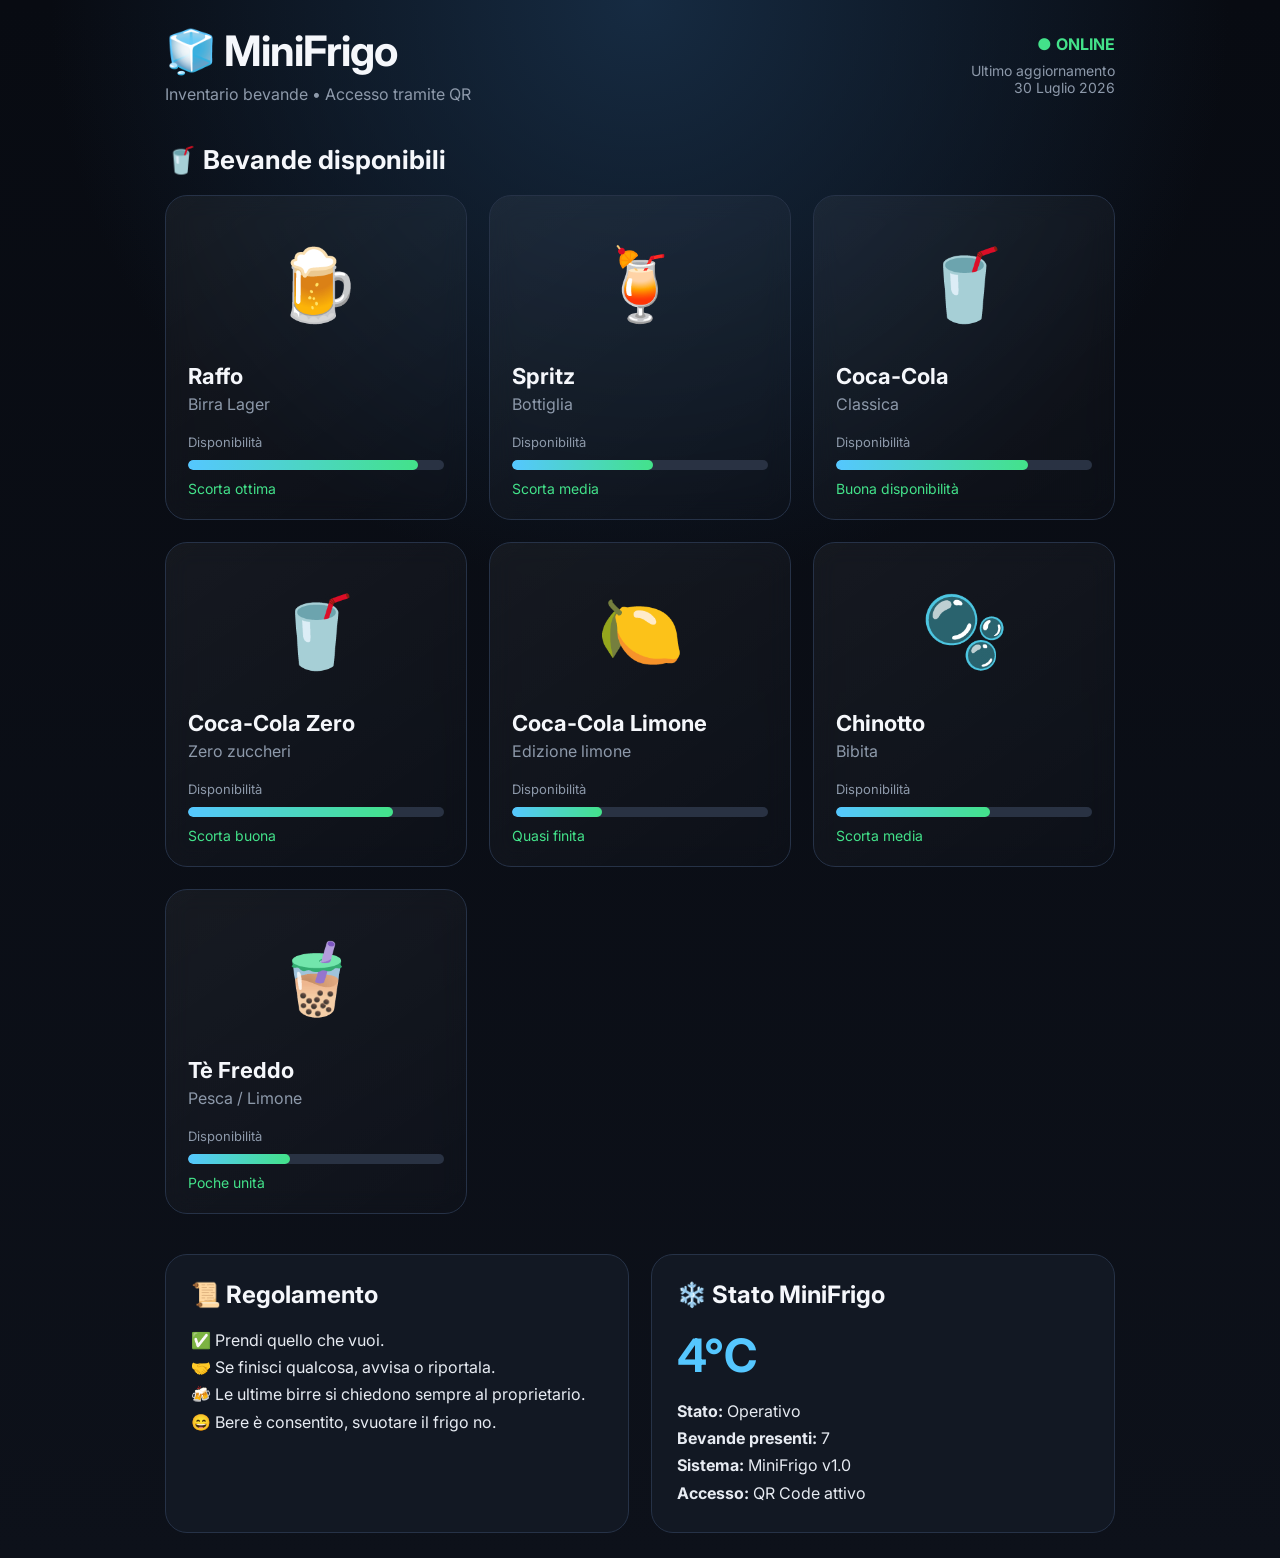
<file: Index.html>
<!DOCTYPE html>
<html lang="it">
<head>

<meta charset="UTF-8">
<meta name="viewport" content="width=device-width, initial-scale=1.0">

<title>MiniFrigo</title>

<link href="https://fonts.googleapis.com/css2?family=Inter:wght@300;400;600;700&display=swap" rel="stylesheet">

<style>

:root{
    --bg:#080b12;
    --card:#121823;
    --card-light:#182232;
    --border:#263247;
    --text:#f5f7fb;
    --muted:#8d99aa;
    --ice:#55c7ff;
    --green:#43e28a;
    --yellow:#ffd34d;
    --orange:#ff9d42;
}

*{
    margin:0;
    padding:0;
    box-sizing:border-box;
    font-family:'Inter',sans-serif;
}

body{

    background:
    radial-gradient(circle at top,#162b42 0%,transparent 35%),
    linear-gradient(180deg,#080b12,#0d111a);

    color:var(--text);
    min-height:100vh;

}


.container{

    max-width:1000px;
    margin:auto;
    padding:25px;

}


/* HEADER */

header{

    display:flex;
    justify-content:space-between;
    align-items:center;
    margin-bottom:40px;

}


.logo h1{

    font-size:42px;
    letter-spacing:-1px;

}


.logo p{

    margin-top:8px;
    color:var(--muted);

}


.status{

    text-align:right;

}


.online{

    color:var(--green);
    font-weight:700;

}


.update{

    margin-top:8px;
    color:var(--muted);
    font-size:14px;

}



/* TITOLI */

.section-title{

    font-size:26px;
    margin-bottom:20px;

}



/* CARD BEVANDE */


.grid{

    display:grid;
    grid-template-columns:repeat(auto-fit,minmax(270px,1fr));
    gap:22px;

}



.card{

    background:
    linear-gradient(
        145deg,
        rgba(255,255,255,.05),
        rgba(255,255,255,.01)
    );

    backdrop-filter:blur(12px);

    border:1px solid var(--border);

    border-radius:22px;

    padding:22px;

    transition:.3s;

}



.card:hover{

    transform:translateY(-5px);

    border-color:var(--ice);

}



.product-image{

    height:130px;

    display:flex;
    align-items:center;
    justify-content:center;

    font-size:70px;

    margin-bottom:15px;

}



.name{

    font-size:22px;
    font-weight:700;

}


.type{

    color:var(--muted);
    margin-top:5px;

}



/* QUANTITA */


.stock{

    margin-top:20px;

}


.stock-label{

    font-size:13px;
    color:var(--muted);
    margin-bottom:10px;

}


.bar{

    height:10px;

    background:#293243;

    border-radius:20px;

    overflow:hidden;

}



.fill{

    height:100%;

    border-radius:20px;

    background:linear-gradient(
        90deg,
        var(--ice),
        var(--green)
    );

}



.amount{

    margin-top:10px;

    font-size:14px;

    color:var(--green);

}



/* PANNELLI */


.info{

    margin-top:40px;

    display:grid;

    grid-template-columns:repeat(auto-fit,minmax(300px,1fr));

    gap:22px;

}



.panel{

    background:var(--card);

    border:1px solid var(--border);

    border-radius:22px;

    padding:25px;

}



.panel h2{

    margin-bottom:18px;

}



.panel p{

    line-height:1.7;

    color:#e7ebf2;

}



/* TEMPERATURA */


.temperature{

    font-size:46px;

    font-weight:700;

    color:var(--ice);

    margin:15px 0;

}



/* FOOTER VOLUTAMENTE VUOTO */

</style>

</head>

<body>


<div class="container">

<header>

<div class="logo">

<h1>🧊 MiniFrigo</h1>

<p>Inventario bevande • Accesso tramite QR</p>

</div>


<div class="status">

<div class="online">
● ONLINE
</div>

<div class="update">

Ultimo aggiornamento<br>

30 Luglio 2026

</div>

</div>

</header>


<h2 class="section-title">
🥤 Bevande disponibili
</h2>


<div class="grid">
  <!-- RAFFO -->

<div class="card">

<div class="product-image">
🍺
</div>

<div class="name">
Raffo
</div>

<div class="type">
Birra Lager
</div>


<div class="stock">

<div class="stock-label">
Disponibilità
</div>

<div class="bar">
<div class="fill" style="width:90%"></div>
</div>

<div class="amount">
Scorta ottima
</div>

</div>

</div>



<!-- SPRITZ -->

<div class="card">

<div class="product-image">
🍹
</div>

<div class="name">
Spritz
</div>

<div class="type">
Bottiglia
</div>


<div class="stock">

<div class="stock-label">
Disponibilità
</div>

<div class="bar">
<div class="fill" style="width:55%"></div>
</div>

<div class="amount">
Scorta media
</div>

</div>

</div>



<!-- COCA COLA -->

<div class="card">

<div class="product-image">
🥤
</div>

<div class="name">
Coca-Cola
</div>

<div class="type">
Classica
</div>


<div class="stock">

<div class="stock-label">
Disponibilità
</div>

<div class="bar">
<div class="fill" style="width:75%"></div>
</div>

<div class="amount">
Buona disponibilità
</div>

</div>

</div>



<!-- COCA ZERO -->

<div class="card">

<div class="product-image">
🥤
</div>

<div class="name">
Coca-Cola Zero
</div>

<div class="type">
Zero zuccheri
</div>


<div class="stock">

<div class="stock-label">
Disponibilità
</div>

<div class="bar">
<div class="fill" style="width:80%"></div>
</div>

<div class="amount">
Scorta buona
</div>

</div>

</div>



<!-- COCA LIMONE -->

<div class="card">

<div class="product-image">
🍋
</div>

<div class="name">
Coca-Cola Limone
</div>

<div class="type">
Edizione limone
</div>


<div class="stock">

<div class="stock-label">
Disponibilità
</div>

<div class="bar">
<div class="fill" style="width:35%"></div>
</div>

<div class="amount">
Quasi finita
</div>

</div>

</div>



<!-- CHINOTTO -->

<div class="card">

<div class="product-image">
🫧
</div>

<div class="name">
Chinotto
</div>

<div class="type">
Bibita
</div>


<div class="stock">

<div class="stock-label">
Disponibilità
</div>

<div class="bar">
<div class="fill" style="width:60%"></div>
</div>

<div class="amount">
Scorta media
</div>

</div>

</div>



<!-- THE -->

<div class="card">

<div class="product-image">
🧋
</div>

<div class="name">
Tè Freddo
</div>

<div class="type">
Pesca / Limone
</div>


<div class="stock">

<div class="stock-label">
Disponibilità
</div>

<div class="bar">
<div class="fill" style="width:40%"></div>
</div>

<div class="amount">
Poche unità
</div>

</div>

</div>


</div>



<!-- PANNELLI INFORMATIVI -->

<div class="info">


<div class="panel">

<h2>
📜 Regolamento
</h2>


<p>
✅ Prendi quello che vuoi.
</p>

<p>
🤝 Se finisci qualcosa, avvisa o riportala.
</p>

<p>
🍻 Le ultime birre si chiedono sempre al proprietario.
</p>

<p>
😄 Bere è consentito, svuotare il frigo no.
</p>


</div>



<div class="panel">


<h2>
❄️ Stato MiniFrigo
</h2>


<div class="temperature">
4°C
</div>


<p>
<strong>Stato:</strong> Operativo
</p>


<p>
<strong>Bevande presenti:</strong> 7
</p>


<p>
<strong>Sistema:</strong> MiniFrigo v1.0
</p>


<p>
<strong>Accesso:</strong> QR Code attivo
</p>


</div>


</div>


</div>


</body>

</html>
</file>
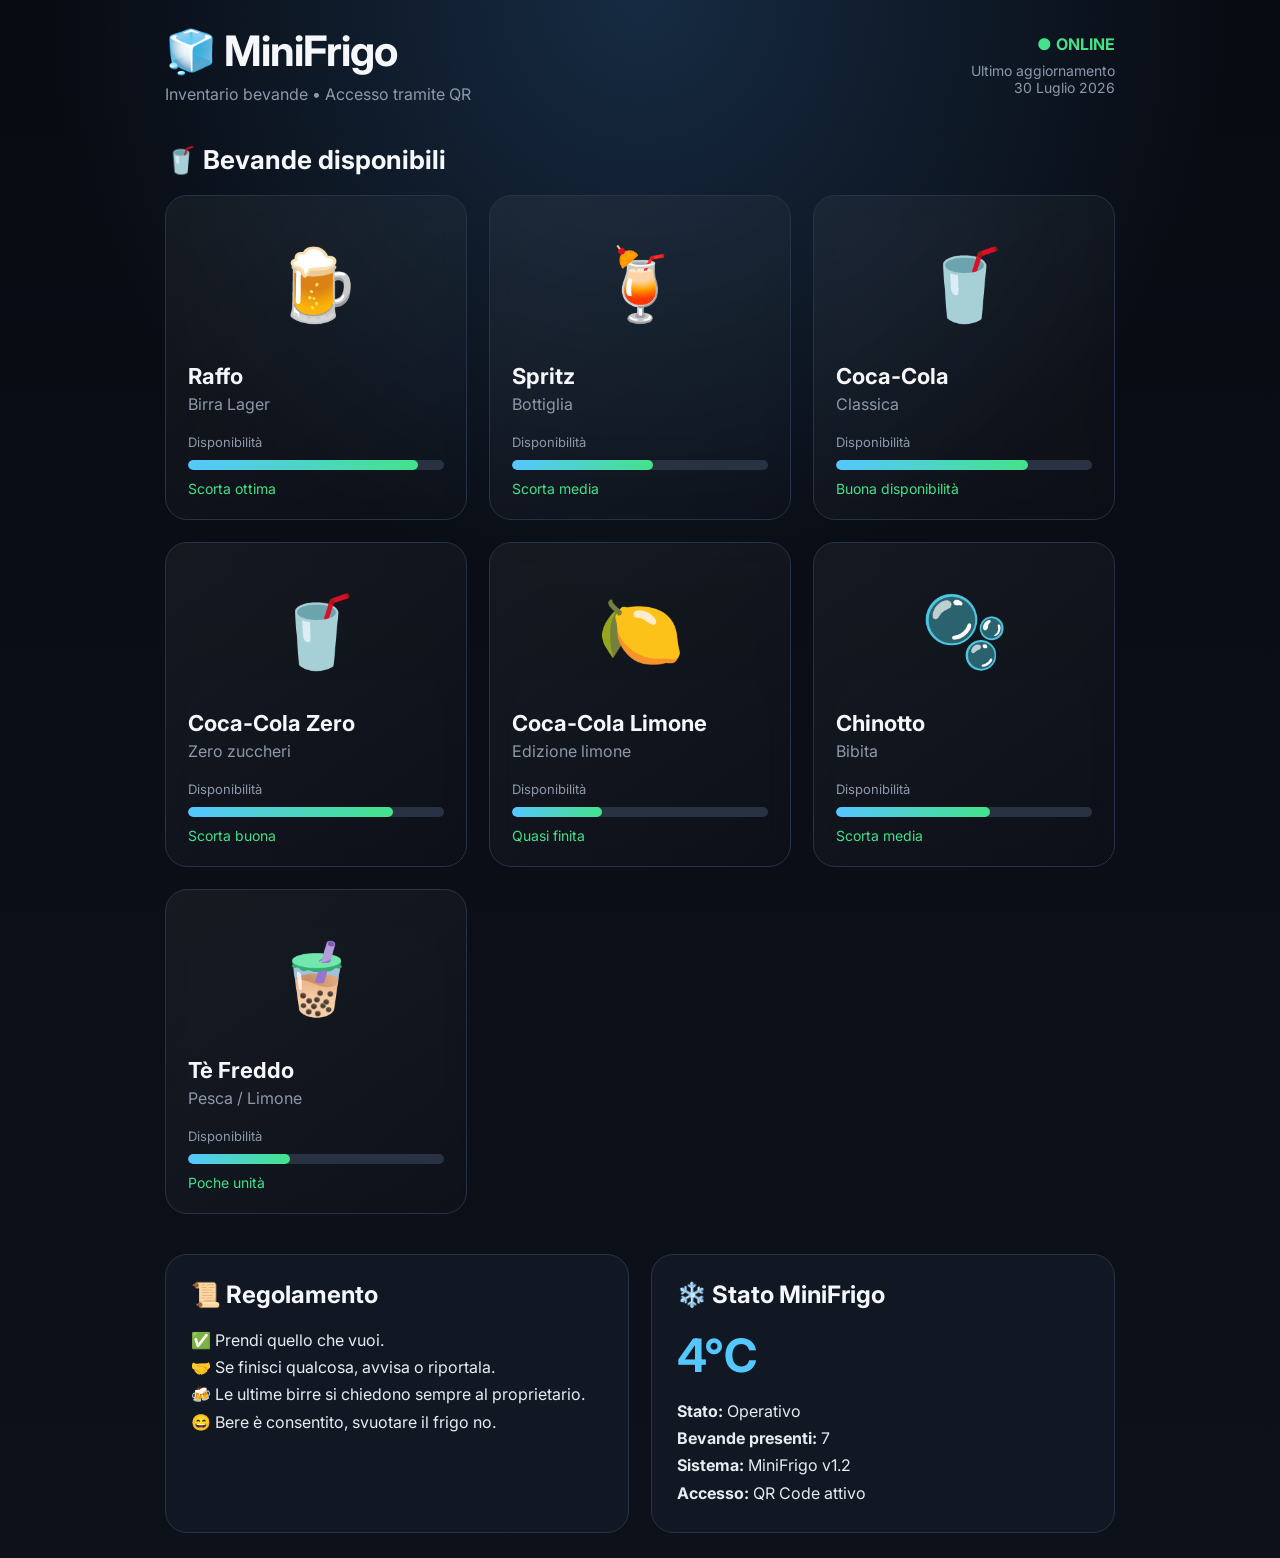
<file: index-old.html>
<!DOCTYPE html>
<html lang="it">
<head>

<meta charset="UTF-8">
<meta name="viewport" content="width=device-width, initial-scale=1.0">

<title>MiniFrigo</title>

<link href="https://fonts.googleapis.com/css2?family=Inter:wght@300;400;600;700&display=swap" rel="stylesheet">

<style>

:root{
    --bg:#080b12;
    --card:#121823;
    --card-light:#182232;
    --border:#263247;
    --text:#f5f7fb;
    --muted:#8d99aa;
    --ice:#55c7ff;
    --green:#43e28a;
    --yellow:#ffd34d;
    --orange:#ff9d42;
}

*{
    margin:0;
    padding:0;
    box-sizing:border-box;
    font-family:'Inter',sans-serif;
}

body{

    background:
    radial-gradient(circle at top,#162b42 0%,transparent 35%),
    linear-gradient(180deg,#080b12,#0d111a);

    color:var(--text);
    min-height:100vh;

}


.container{

    max-width:1000px;
    margin:auto;
    padding:25px;

}


/* HEADER */

header{

    display:flex;
    justify-content:space-between;
    align-items:center;
    margin-bottom:40px;

}


.logo h1{

    font-size:42px;
    letter-spacing:-1px;

}


.logo p{

    margin-top:8px;
    color:var(--muted);

}


.status{

    text-align:right;

}


.online{

    color:var(--green);
    font-weight:700;

}


.update{

    margin-top:8px;
    color:var(--muted);
    font-size:14px;

}



/* TITOLI */

.section-title{

    font-size:26px;
    margin-bottom:20px;

}



/* CARD BEVANDE */


.grid{

    display:grid;
    grid-template-columns:repeat(auto-fit,minmax(270px,1fr));
    gap:22px;

}



.card{

    background:
    linear-gradient(
        145deg,
        rgba(255,255,255,.05),
        rgba(255,255,255,.01)
    );

    backdrop-filter:blur(12px);

    border:1px solid var(--border);

    border-radius:22px;

    padding:22px;

    transition:.3s;

}



.card:hover{

    transform:translateY(-5px);

    border-color:var(--ice);

}



.product-image{

    height:130px;

    display:flex;
    align-items:center;
    justify-content:center;

    font-size:70px;

    margin-bottom:15px;

}



.name{

    font-size:22px;
    font-weight:700;

}


.type{

    color:var(--muted);
    margin-top:5px;

}



/* QUANTITA */


.stock{

    margin-top:20px;

}


.stock-label{

    font-size:13px;
    color:var(--muted);
    margin-bottom:10px;

}


.bar{

    height:10px;

    background:#293243;

    border-radius:20px;

    overflow:hidden;

}



.fill{

    height:100%;

    border-radius:20px;

    background:linear-gradient(
        90deg,
        var(--ice),
        var(--green)
    );

}



.amount{

    margin-top:10px;

    font-size:14px;

    color:var(--green);

}



/* PANNELLI */


.info{

    margin-top:40px;

    display:grid;

    grid-template-columns:repeat(auto-fit,minmax(300px,1fr));

    gap:22px;

}



.panel{

    background:var(--card);

    border:1px solid var(--border);

    border-radius:22px;

    padding:25px;

}



.panel h2{

    margin-bottom:18px;

}



.panel p{

    line-height:1.7;

    color:#e7ebf2;

}



/* TEMPERATURA */


.temperature{

    font-size:46px;

    font-weight:700;

    color:var(--ice);

    margin:15px 0;

}



/* FOOTER VOLUTAMENTE VUOTO */

</style>

</head>

<body>


<div class="container">

<header>

<div class="logo">

<h1>🧊 MiniFrigo</h1>

<p>Inventario bevande • Accesso tramite QR</p>

</div>


<div class="status">

<div class="online">
● ONLINE
</div>

<div class="update">

Ultimo aggiornamento<br>

30 Luglio 2026

</div>

</div>

</header>


<h2 class="section-title">
🥤 Bevande disponibili
</h2>


<div class="grid">
  <!-- RAFFO -->

<div class="card">

<div class="product-image">
🍺
</div>

<div class="name">
Raffo
</div>

<div class="type">
Birra Lager
</div>


<div class="stock">

<div class="stock-label">
Disponibilità
</div>

<div class="bar">
<div class="fill" style="width:90%"></div>
</div>

<div class="amount">
Scorta ottima
</div>

</div>

</div>



<!-- SPRITZ -->

<div class="card">

<div class="product-image">
🍹
</div>

<div class="name">
Spritz
</div>

<div class="type">
Bottiglia
</div>


<div class="stock">

<div class="stock-label">
Disponibilità
</div>

<div class="bar">
<div class="fill" style="width:55%"></div>
</div>

<div class="amount">
Scorta media
</div>

</div>

</div>



<!-- COCA COLA -->

<div class="card">

<div class="product-image">
🥤
</div>

<div class="name">
Coca-Cola
</div>

<div class="type">
Classica
</div>


<div class="stock">

<div class="stock-label">
Disponibilità
</div>

<div class="bar">
<div class="fill" style="width:75%"></div>
</div>

<div class="amount">
Buona disponibilità
</div>

</div>

</div>



<!-- COCA ZERO -->

<div class="card">

<div class="product-image">
🥤
</div>

<div class="name">
Coca-Cola Zero
</div>

<div class="type">
Zero zuccheri
</div>


<div class="stock">

<div class="stock-label">
Disponibilità
</div>

<div class="bar">
<div class="fill" style="width:80%"></div>
</div>

<div class="amount">
Scorta buona
</div>

</div>

</div>



<!-- COCA LIMONE -->

<div class="card">

<div class="product-image">
🍋
</div>

<div class="name">
Coca-Cola Limone
</div>

<div class="type">
Edizione limone
</div>


<div class="stock">

<div class="stock-label">
Disponibilità
</div>

<div class="bar">
<div class="fill" style="width:35%"></div>
</div>

<div class="amount">
Quasi finita
</div>

</div>

</div>



<!-- CHINOTTO -->

<div class="card">

<div class="product-image">
🫧
</div>

<div class="name">
Chinotto
</div>

<div class="type">
Bibita
</div>


<div class="stock">

<div class="stock-label">
Disponibilità
</div>

<div class="bar">
<div class="fill" style="width:60%"></div>
</div>

<div class="amount">
Scorta media
</div>

</div>

</div>



<!-- THE -->

<div class="card">

<div class="product-image">
🧋
</div>

<div class="name">
Tè Freddo
</div>

<div class="type">
Pesca / Limone
</div>


<div class="stock">

<div class="stock-label">
Disponibilità
</div>

<div class="bar">
<div class="fill" style="width:40%"></div>
</div>

<div class="amount">
Poche unità
</div>

</div>

</div>


</div>



<!-- PANNELLI INFORMATIVI -->

<div class="info">


<div class="panel">

<h2>
📜 Regolamento
</h2>


<p>
✅ Prendi quello che vuoi.
</p>

<p>
🤝 Se finisci qualcosa, avvisa o riportala.
</p>

<p>
🍻 Le ultime birre si chiedono sempre al proprietario.
</p>

<p>
😄 Bere è consentito, svuotare il frigo no.
</p>


</div>



<div class="panel">


<h2>
❄️ Stato MiniFrigo
</h2>


<div class="temperature">
4°C
</div>


<p>
<strong>Stato:</strong> Operativo
</p>


<p>
<strong>Bevande presenti:</strong> 7
</p>


<p>
<strong>Sistema:</strong> MiniFrigo v1.2
</p>


<p>
<strong>Accesso:</strong> QR Code attivo
</p>


</div>


</div>


</div>


</body>

</html>
</file>
